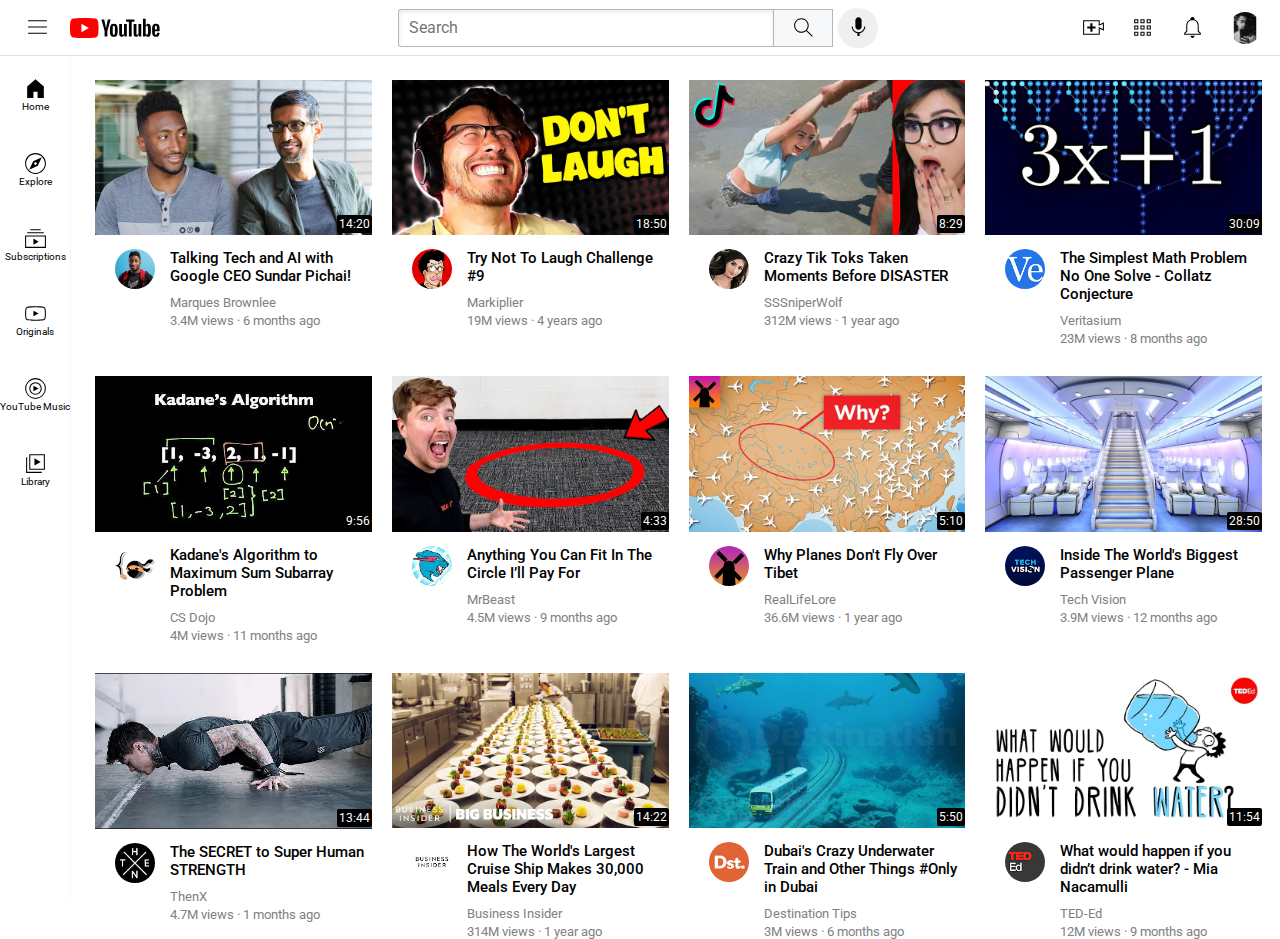
<file: index.html>
<!DOCTYPE html>
<html lang="en">

<head>
    <meta charset="UTF-8">
    <meta name="viewport" content="width=device-width, initial-scale=1.0">
    <title>Youtube</title>
    <link rel="preconnect" href="https://fonts.googleapis.com">
    <link rel="preconnect" href="https://fonts.gstatic.com" crossorigin>
    <link href="https://fonts.googleapis.com/css2?family=Roboto:ital,wght@0,100..900;1,100..900&display=swap"
        rel="stylesheet">
    <link rel="stylesheet" href="header.css">
    <link rel="stylesheet" href="general.css">
    <link rel="stylesheet" href="videos.css">
    <link rel="stylesheet" href="sidebar.css">
</head>

<body>
    <header class="header">
        <div class="first-section">
            <img class="ham-logo" src="icon/hamburger-menu.svg" alt="">
            <img class="yt-logo" src="icon/youtube-logo.svg" alt="">
        </div>
        <div class="second-section">
            <input class="search-bar" type="text" placeholder="Search">
            <button class="src-icon"><img class="search-btn" src="icon/search.svg" alt=""></button>
            <button class="voc-icon"> <img class="voice-btn" src="icon/voice-search-icon.svg" alt=""></button>
        </div>
        <div class="third-section">
            <img class="uploads" src="icon/upload.svg" alt="">
            <img class="apps" src="icon/youtube-apps.svg" alt="">
            <img class="notifications" src="icon/notifications.svg" alt="">
            <img class="profile-pic" src="icon/315101239_824448282160324_2137136424121495044_n.jpg" alt="">
        </div>
    </header>
    <aside class="sidebar">
        <div class="side-icon">
            <div class="side-icon-button">
                <img src="sideicon/home.svg" alt="">
                <p>Home</p>
            </div>
            <div class="side-icon-button">
                <img src="sideicon/explore.svg" alt="">
                <p>Explore</p>
            </div>
            <div class="side-icon-button">
                <img src="sideicon/subscriptions.svg" alt="">
                <p>Subscriptions</p>
            </div>
            <div class="side-icon-button">
                <img src="sideicon/originals.svg" alt="">
                <p>Originals</p>
            </div>
            <div class="side-icon-button">
                <img src="sideicon/youtube-music.svg" alt="">
                <p>YouTube Music</p>
            </div>
            <div class="side-icon-button">
                <img src="sideicon/library.svg" alt="">
                <p>Library</p>
            </div>
        </div>
    </aside>



    <main class="videos-section">
        <div>
            <div class="time-1">
                <img class="thumnail-img" src="thumnail/thumbnail-1.webp" alt="">
                <div class="time-2">14:20</div>
            </div>
            <div class="grid-2">
                <div class=""><img class="logo-img" src="Channel icon/channel-1.jpeg" alt=""></div>
                <div class="video-text">
                    <p class="title-yt">Talking Tech and AI with Google CEO Sundar Pichai!</p>
                    <p class="channel-name">Marques Brownlee</p>
                    <p class="channel-views">3.4M views · 6 months ago</p>
                </div>
            </div>
        </div>
        <div>
            <div class="time-1">
                <img class="thumnail-img" src="thumnail/thumbnail-2.webp" alt="">
                <div class="time-2">18:50</div>
            </div>
            <div class="grid-2">
                <div>
                    <img class="logo-img" src="Channel icon/channel-2.jpeg" alt="">
                </div>
                <div class="video-text">
                    <p class="title-yt">Try Not To Laugh Challenge #9</p>
                    <p class="channel-name">Markiplier</p>
                    <p class="channel-views">19M views · 4 years ago</p>
                </div>
            </div>
        </div>
        <div>
            <div class="time-1">
                <img class="thumnail-img" src="thumnail/thumbnail-3.webp" alt="">
                <div class="time-2">8:29</div>
            </div>
            <div class="grid-2">
                <div class=""><img class="logo-img" src="Channel icon/channel-3.jpeg" alt=""></div>
                <div class="video-text">
                    <p class="title-yt">Crazy Tik Toks Taken Moments Before DISASTER</p>
                    <p class="channel-name">SSSniperWolf</p>
                    <p class="channel-views">312M views · 1 year ago</p>
                </div>
            </div>
        </div>
        <div>
            <div class="time-1">
                <img class="thumnail-img" src="thumnail/thumbnail-4.webp" alt="">
                <div class="time-2">30:09</div>
            </div>
            <div class="grid-2">
                <div class=""><img class="logo-img" src="Channel icon/channel-4.jpeg" alt=""></div>
                <div class="video-text">
                    <p class="title-yt">
                        The Simplest Math Problem No One Solve - Collatz Conjecture</p>
                    <p class="channel-name">Veritasium</p>
                    <p class="channel-views">23M views · 8 months ago</p>
                </div>
            </div>
        </div>
        <div>
            <div class="time-1">
                <img class="thumnail-img" src="thumnail/thumbnail-5.webp" alt="">
                <div class="time-2">9:56</div>
            </div>
            <div class="grid-2">
                <div class=""><img class="logo-img" src="Channel icon/channel-5.jpeg" alt=""></div>
                <div class="video-text">
                    <p class="title-yt">
                        Kadane's Algorithm to Maximum Sum Subarray Problem</p>
                    <p class="channel-name">CS Dojo</p>
                    <p class="channel-views">4M views · 11 months ago</p>
                </div>
            </div>
        </div>
        <div>
            <div class="time-1">
                <img class="thumnail-img" src="thumnail/thumbnail-6.webp" alt="">
                <div class="time-2">4:33</div>
            </div>
            <div class="grid-2">
                <div class=""><img class="logo-img" src="Channel icon/channel-6.jpeg" alt=""></div>
                <div class="video-text">
                    <p class="title-yt">
                        Anything You Can Fit In The Circle I’ll Pay For</p>
                    <p class="channel-name">MrBeast</p>
                    <p class="channel-views">4.5M views · 9 months ago</p>
                </div>
            </div>
        </div>
        <div>
            <div class="time-1">
                <img class="thumnail-img" src="thumnail/thumbnail-7.webp" alt="">
                <div class="time-2">5:10</div>
            </div>
            <div class="grid-2">
                <div class=""><img class="logo-img" src="Channel icon/channel-7.jpeg" alt=""></div>
                <div class="video-text">
                    <p class="title-yt">Why Planes Don't Fly Over Tibet</p>
                    <p class="channel-name">RealLifeLore</p>
                    <p class="channel-views">36.6M views · 1 year ago</p>
                </div>
            </div>
        </div>
        <div>
            <div class="time-1">
                <img class="thumnail-img" src="thumnail/thumbnail-8.webp" alt="">
                <div class="time-2">28:50</div>
            </div>
            <div class="grid-2">
                <div class=""><img class="logo-img" src="Channel icon/channel-8.jpeg" alt=""></div>
                <div class="video-text">
                    <p class="title-yt">
                        Inside The World's Biggest Passenger Plane</p>
                    <p class="channel-name">Tech Vision</p>
                    <p class="channel-views">3.9M views · 12 months ago</p>
                </div>
            </div>
        </div>
        <div>
            <div class="time-1">
                <img class="thumnail-img" src="thumnail/thumbnail-9.webp" alt="">
                <div class="time-2">13:44</div>
            </div>
            <div class="grid-2">
                <div class=""><img class="logo-img" src="Channel icon/channel-9.jpeg" alt=""></div>
                <div class="video-text">
                    <p class="title-yt">
                        The SECRET to Super Human STRENGTH </p>
                    <p class="channel-name">ThenX</p>
                    <p class="channel-views">4.7M views · 1 months ago</p>
                </div>
            </div>
        </div>
        <div>
            <div class="time-1">
                <img class="thumnail-img" src="thumnail/thumbnail-10.webp" alt="">
                <div class="time-2">14:22</div>
            </div>
            <div class="grid-2">
                <div class=""><img class="logo-img" src="Channel icon/channel-10.jpeg" alt=""></div>
                <div class="video-text">
                    <p class="title-yt">How The World's Largest Cruise Ship Makes 30,000 Meals Every Day</p>
                    <p class="channel-name">Business Insider</p>
                    <p class="channel-views">314M views · 1 year ago</p>
                </div>
            </div>
        </div>
        <div>
            <div class="time-1">
                <img class="thumnail-img" src="thumnail/thumbnail-11.webp" alt="">
                <div class="time-2">5:50</div>
            </div>
            <div class="grid-2">
                <div class=""><img class="logo-img" src="Channel icon/channel-11.jpeg" alt=""></div>
                <div class="video-text">
                    <p class="title-yt">
                        Dubai's Crazy Underwater Train and Other Things #Only in Dubai</p>
                    <p class="channel-name">Destination Tips</p>
                    <p class="channel-views">3M views · 6 months ago</p>
                </div>
            </div>
        </div>
        <div>
            <div class="time-1">
                <img class="thumnail-img" src="thumnail/thumbnail-12.webp" alt="">
                <div class="time-2">11:54</div>
            </div>
            <div class="grid-2">
                <div class=""><img class="logo-img" src="Channel icon/channel-12.jpeg" alt=""></div>
                <div class="video-text">
                    <p class="title-yt">What would happen if you didn’t drink water? - Mia Nacamulli</p>
                    <p class="channel-name">TED-Ed</p>
                    <p class="channel-views">12M views · 9 months ago</p>
                </div>
            </div>
        </div>
    </main>



</body>

</html>
</file>
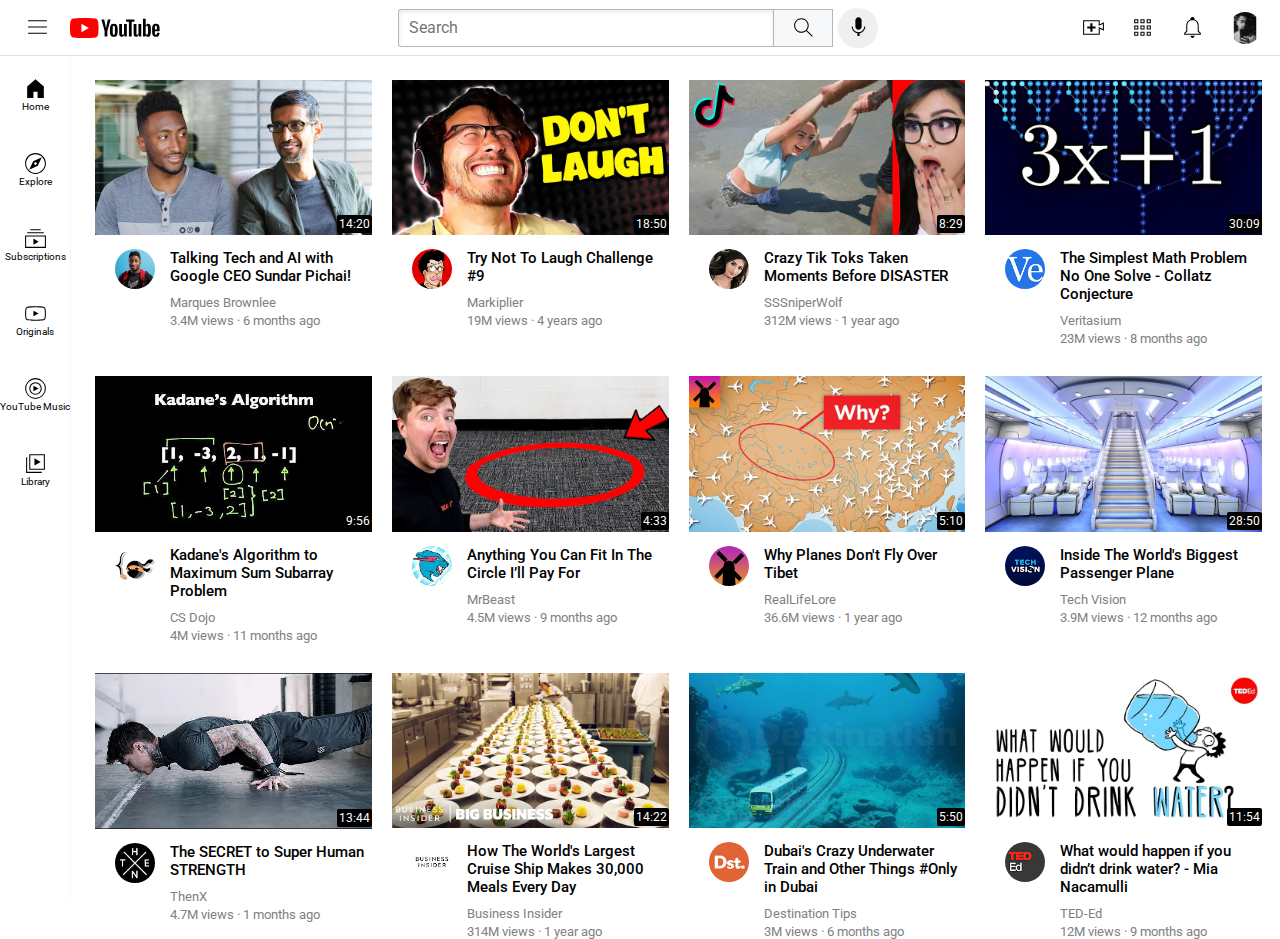
<file: youtube.html>
<!DOCTYPE html>
<html lang="en">

<head>
    <meta charset="UTF-8">
    <meta name="viewport" content="width=device-width, initial-scale=1.0">
    <title>Youtube</title>
    <link rel="preconnect" href="https://fonts.googleapis.com">
    <link rel="preconnect" href="https://fonts.gstatic.com" crossorigin>
    <link href="https://fonts.googleapis.com/css2?family=Roboto:ital,wght@0,100..900;1,100..900&display=swap"
        rel="stylesheet">
    <link rel="stylesheet" href="header.css">
    <link rel="stylesheet" href="general.css">
    <link rel="stylesheet" href="videos.css">
    <link rel="stylesheet" href="sidebar.css">
</head>

<body>
    <header class="header">
        <div class="first-section">
            <img class="ham-logo" src="icon/hamburger-menu.svg" alt="">
            <img class="yt-logo" src="icon/youtube-logo.svg" alt="">
        </div>
        <div class="second-section">
            <input class="search-bar" type="text" placeholder="Search">
            <button class="src-icon"><img class="search-btn" src="icon/search.svg" alt=""></button>
            <button class="voc-icon"> <img class="voice-btn" src="icon/voice-search-icon.svg" alt=""></button>
        </div>
        <div class="third-section">
            <img class="uploads" src="icon/upload.svg" alt="">
            <img class="apps" src="icon/youtube-apps.svg" alt="">
            <img class="notifications" src="icon/notifications.svg" alt="">
            <img class="profile-pic" src="icon/315101239_824448282160324_2137136424121495044_n.jpg" alt="">
        </div>
    </header>
    <aside class="sidebar">
        <div class="side-icon">
            <div class="side-icon-button">
                <img src="sideicon/home.svg" alt="">
                <p>Home</p>
            </div>
            <div class="side-icon-button">
                <img src="sideicon/explore.svg" alt="">
                <p>Explore</p>
            </div>
            <div class="side-icon-button">
                <img src="sideicon/subscriptions.svg" alt="">
                <p>Subscriptions</p>
            </div>
            <div class="side-icon-button">
                <img src="sideicon/originals.svg" alt="">
                <p>Originals</p>
            </div>
            <div class="side-icon-button">
                <img src="sideicon/youtube-music.svg" alt="">
                <p>YouTube Music</p>
            </div>
            <div class="side-icon-button">
                <img src="sideicon/library.svg" alt="">
                <p>Library</p>
            </div>
        </div>
    </aside>



    <main class="videos-section">
        <div>
            <div class="time-1">
                <img class="thumnail-img" src="thumnail/thumbnail-1.webp" alt="">
                <div class="time-2">14:20</div>
            </div>
            <div class="grid-2">
                <div class=""><img class="logo-img" src="Channel icon/channel-1.jpeg" alt=""></div>
                <div class="video-text">
                    <p class="title-yt">Talking Tech and AI with Google CEO Sundar Pichai!</p>
                    <p class="channel-name">Marques Brownlee</p>
                    <p class="channel-views">3.4M views · 6 months ago</p>
                </div>
            </div>
        </div>
        <div>
            <div class="time-1">
                <img class="thumnail-img" src="thumnail/thumbnail-2.webp" alt="">
                <div class="time-2">18:50</div>
            </div>
            <div class="grid-2">
                <div>
                    <img class="logo-img" src="Channel icon/channel-2.jpeg" alt="">
                </div>
                <div class="video-text">
                    <p class="title-yt">Try Not To Laugh Challenge #9</p>
                    <p class="channel-name">Markiplier</p>
                    <p class="channel-views">19M views · 4 years ago</p>
                </div>
            </div>
        </div>
        <div>
            <div class="time-1">
                <img class="thumnail-img" src="thumnail/thumbnail-3.webp" alt="">
                <div class="time-2">8:29</div>
            </div>
            <div class="grid-2">
                <div class=""><img class="logo-img" src="Channel icon/channel-3.jpeg" alt=""></div>
                <div class="video-text">
                    <p class="title-yt">Crazy Tik Toks Taken Moments Before DISASTER</p>
                    <p class="channel-name">SSSniperWolf</p>
                    <p class="channel-views">312M views · 1 year ago</p>
                </div>
            </div>
        </div>
        <div>
            <div class="time-1">
                <img class="thumnail-img" src="thumnail/thumbnail-4.webp" alt="">
                <div class="time-2">30:09</div>
            </div>
            <div class="grid-2">
                <div class=""><img class="logo-img" src="Channel icon/channel-4.jpeg" alt=""></div>
                <div class="video-text">
                    <p class="title-yt">
                        The Simplest Math Problem No One Solve - Collatz Conjecture</p>
                    <p class="channel-name">Veritasium</p>
                    <p class="channel-views">23M views · 8 months ago</p>
                </div>
            </div>
        </div>
        <div>
            <div class="time-1">
                <img class="thumnail-img" src="thumnail/thumbnail-5.webp" alt="">
                <div class="time-2">9:56</div>
            </div>
            <div class="grid-2">
                <div class=""><img class="logo-img" src="Channel icon/channel-5.jpeg" alt=""></div>
                <div class="video-text">
                    <p class="title-yt">
                        Kadane's Algorithm to Maximum Sum Subarray Problem</p>
                    <p class="channel-name">CS Dojo</p>
                    <p class="channel-views">4M views · 11 months ago</p>
                </div>
            </div>
        </div>
        <div>
            <div class="time-1">
                <img class="thumnail-img" src="thumnail/thumbnail-6.webp" alt="">
                <div class="time-2">4:33</div>
            </div>
            <div class="grid-2">
                <div class=""><img class="logo-img" src="Channel icon/channel-6.jpeg" alt=""></div>
                <div class="video-text">
                    <p class="title-yt">
                        Anything You Can Fit In The Circle I’ll Pay For</p>
                    <p class="channel-name">MrBeast</p>
                    <p class="channel-views">4.5M views · 9 months ago</p>
                </div>
            </div>
        </div>
        <div>
            <div class="time-1">
                <img class="thumnail-img" src="thumnail/thumbnail-7.webp" alt="">
                <div class="time-2">5:10</div>
            </div>
            <div class="grid-2">
                <div class=""><img class="logo-img" src="Channel icon/channel-7.jpeg" alt=""></div>
                <div class="video-text">
                    <p class="title-yt">Why Planes Don't Fly Over Tibet</p>
                    <p class="channel-name">RealLifeLore</p>
                    <p class="channel-views">36.6M views · 1 year ago</p>
                </div>
            </div>
        </div>
        <div>
            <div class="time-1">
                <img class="thumnail-img" src="thumnail/thumbnail-8.webp" alt="">
                <div class="time-2">28:50</div>
            </div>
            <div class="grid-2">
                <div class=""><img class="logo-img" src="Channel icon/channel-8.jpeg" alt=""></div>
                <div class="video-text">
                    <p class="title-yt">
                        Inside The World's Biggest Passenger Plane</p>
                    <p class="channel-name">Tech Vision</p>
                    <p class="channel-views">3.9M views · 12 months ago</p>
                </div>
            </div>
        </div>
        <div>
            <div class="time-1">
                <img class="thumnail-img" src="thumnail/thumbnail-9.webp" alt="">
                <div class="time-2">13:44</div>
            </div>
            <div class="grid-2">
                <div class=""><img class="logo-img" src="Channel icon/channel-9.jpeg" alt=""></div>
                <div class="video-text">
                    <p class="title-yt">
                        The SECRET to Super Human STRENGTH </p>
                    <p class="channel-name">ThenX</p>
                    <p class="channel-views">4.7M views · 1 months ago</p>
                </div>
            </div>
        </div>
        <div>
            <div class="time-1">
                <img class="thumnail-img" src="thumnail/thumbnail-10.webp" alt="">
                <div class="time-2">14:22</div>
            </div>
            <div class="grid-2">
                <div class=""><img class="logo-img" src="Channel icon/channel-10.jpeg" alt=""></div>
                <div class="video-text">
                    <p class="title-yt">How The World's Largest Cruise Ship Makes 30,000 Meals Every Day</p>
                    <p class="channel-name">Business Insider</p>
                    <p class="channel-views">314M views · 1 year ago</p>
                </div>
            </div>
        </div>
        <div>
            <div class="time-1">
                <img class="thumnail-img" src="thumnail/thumbnail-11.webp" alt="">
                <div class="time-2">5:50</div>
            </div>
            <div class="grid-2">
                <div class=""><img class="logo-img" src="Channel icon/channel-11.jpeg" alt=""></div>
                <div class="video-text">
                    <p class="title-yt">
                        Dubai's Crazy Underwater Train and Other Things #Only in Dubai</p>
                    <p class="channel-name">Destination Tips</p>
                    <p class="channel-views">3M views · 6 months ago</p>
                </div>
            </div>
        </div>
        <div>
            <div class="time-1">
                <img class="thumnail-img" src="thumnail/thumbnail-12.webp" alt="">
                <div class="time-2">11:54</div>
            </div>
            <div class="grid-2">
                <div class=""><img class="logo-img" src="Channel icon/channel-12.jpeg" alt=""></div>
                <div class="video-text">
                    <p class="title-yt">What would happen if you didn’t drink water? - Mia Nacamulli</p>
                    <p class="channel-name">TED-Ed</p>
                    <p class="channel-views">12M views · 9 months ago</p>
                </div>
            </div>
        </div>
    </main>



</body>

</html>
</file>
<file: header.css>
.header {
    display: flex;
    height: 55px;
    justify-content: space-between;
    position: fixed;
    top: 0;
    left: 0;
    right: 0;
    background-color:white ;
    border-bottom: 1px solid rgb(230, 226, 226);
    z-index: 1;
}

.first-section {
    display: flex;
    justify-content: center;
    align-items: center;
}

.ham-logo {
    width: 25px;
    margin-left: 25px;
    margin-right: 20px;
     cursor: pointer;
}

.yt-logo {
    width: 90px;
     cursor: pointer;
}


.second-section {
    flex: 1;
    margin-left: 70px;
    margin-right: 35px;
    max-width: 480px;
    display: flex;
    align-items: center;
}

.search-btn {
    width: 25px;
    margin-top: 2px;
}

.src-icon {
    height: 38px;
    width: 60px;
    border: 1px solid rgb(186, 180, 180);
    margin-left: -1px;
    cursor: pointer;
    background-color: rgb(246, 248, 250);
}

.voc-icon {
    height: 40px;
    width: 40px;
    border: none;
    margin-left: 5px;
    border-radius: 20px;
    cursor: pointer;
}

.voice-btn {
    width: 25px;
}

.search-bar {
    flex: 1;
    height: 36px;
    padding-left: 10px;
    font-size: 15px;
    border: 1px solid rgb(186, 180, 180);
    border-radius: 2px;
    box-shadow: inset 1px 2px 4px rgb(237, 234, 234);
    width: 0;
}

.search-bar::placeholder {
    font-size: 16px;
}

.third-section {
    width: 180px;
    display: flex;
    align-items: center;
    justify-content: space-between;
    margin-right: 19px;
    flex-shrink: 0;
}

.uploads {
    height: 25px;
    cursor: pointer;
}

.apps {
    height: 25px;
     cursor: pointer;
}

.notifications {
    height: 25px;
     cursor: pointer;
}

.profile-pic {
    height: 32px;
    border-radius: 16px;
     cursor: pointer;
}
</file>
<file: general.css>
*{
    padding: 0;
    margin: 0;
    font-family: roboto;
}
body{
    padding-top: 80px;
    padding-left: 95px;
    padding-right: 18px;
}
</file>
<file: videos.css>
.thumnail-img {
    width: 100%;
}

.logo-img {
    width: 40px;
    border-radius: 20px;
}

.title-yt {
    font-size: 15px;
    font-weight: 500;
    margin-bottom: 10px;

}

.channel-name {
    font-size: 1.1cap;
    color: rgb(126, 129, 129);
    margin-bottom: 3px;
}

.channel-views {
    font-size: 1.1cap;
    color: rgb(126, 129, 129);
}

.grid-2 {
    display: flex;
    margin-top: 10px;
    margin-left: 20px;
}

.video-text {
    margin-left: 15px;
}

.videos-section {
    display: grid;
    grid-template-columns: 1fr 1fr 1fr 1fr;
    row-gap: 30px;
    column-gap: 20px;
}


@media only screen and (max-width:1000px) {
    .videos-section {
        display: grid;
        grid-template-columns: 1fr 1fr 1fr;
        row-gap: 30px;
        column-gap: 20px;
    }
}
@media only screen and (max-width:600px) {
    .videos-section {
        display: grid;
        grid-template-columns: 1fr 1fr;
        row-gap: 30px;
        column-gap: 20px;
    }
}


.time-1 {
    position: relative;
}

.time-2 {
    position: absolute;
    bottom: 0;
    right: 0;
    background-color: black;
    color: white;
    margin-bottom: 6px;
    font-size: 12px;
    padding: 2px;
    border-radius: 2px;
}
</file>
<file: sidebar.css>
.sidebar{
    width: 70px;
    position: fixed;
    background-color: rgb(255, 255, 255);
    bottom: 0;
    left: 0;
    top: 56px;
    border-right:1px solid rgb(248, 246, 246) ;
}
.side-icon-button{
    height: 75px;
    width: 70px;
    display: flex;
    flex-direction: column;
    justify-content: center;
    align-items: center;
    cursor: pointer;
}
.side-icon-button img{
    width: 25px;
}
.side-icon-button p{
    font-size: 10px;
}
.side-icon-button:hover{
    background-color: rgb(227, 227, 227);
}
</file>
